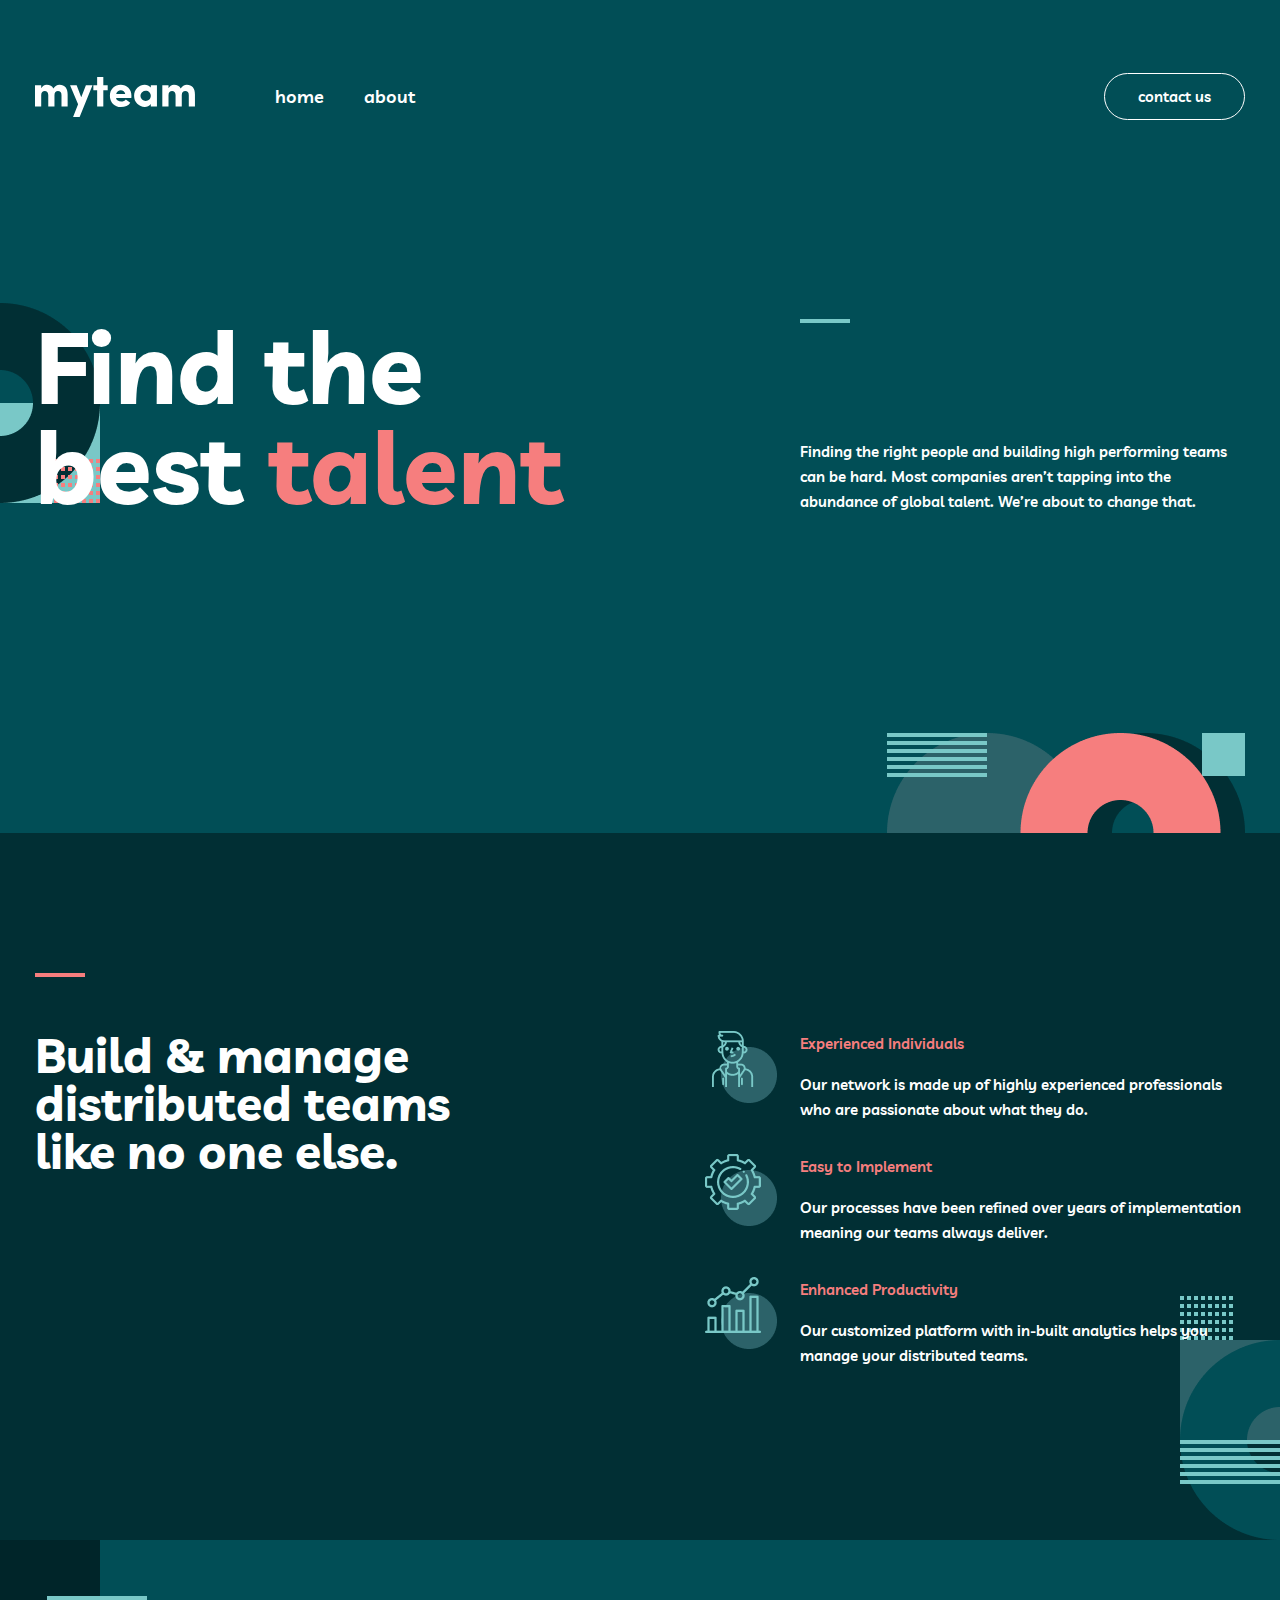
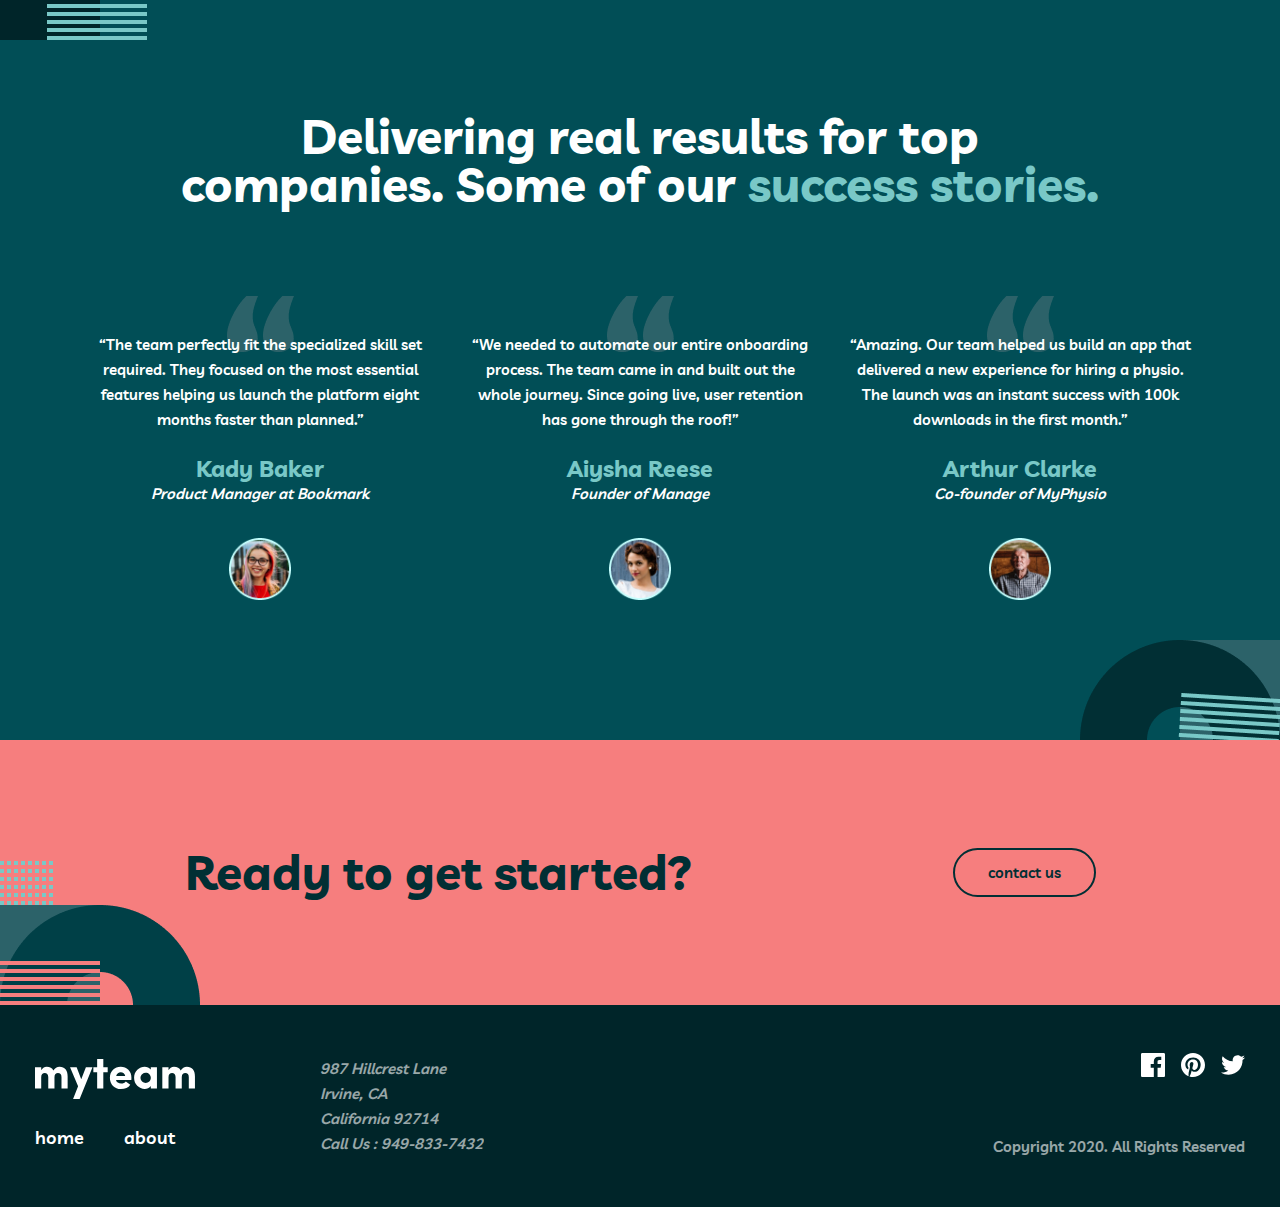
<file: index.html>
<!DOCTYPE html>
<html lang="en">
  <head>
    <meta charset="UTF-8" />
    <meta name="viewport" content="width=device-width, initial-scale=1.0" />
    <title>myteam</title>
    <script defer src="./js/app.js"></script>
    <link rel="stylesheet" href="./css/normalize.css" />
    <link rel="stylesheet" href="./css/font.css" />
    <link rel="stylesheet" href="./css/global.css" />
    <link rel="stylesheet" href="./css/home.css" />
  </head>
  <body>
    <header class="header">
      <div class="container header__container">
        <div class="header__content">
          <a href="./index.html" class="header__logo-link">
            <img src="./images/svg/site-logo.svg" alt="header-logo" />
          </a>
          <nav class="headernav">
            <ul class="headernav__list">
              <li class="headernav__item"><a href="./index.html">home</a></li>
              <li class="headernav__item">
                <a href="./pages/about.html">about</a>
              </li>
            </ul>
          </nav>
        </div>
        <a href="./pages/contact.html" class="header__btn">contact us</a>
      </div>
    </header>
    <main class="main">
      <div class="hero__wrapper">
        <div class="container main__container">
          <section class="hero">
            <h1 class="hero__title">Find the best <span>talent</span></h1>
            <div class="hero__description-wrapper">
              <div class="line"></div>
              <p>
                Finding the right people and building high performing teams can
                be hard. Most companies aren’t tapping into the abundance of
                global talent. We’re about to change that.
              </p>
            </div>
          </section>
        </div>
      </div>
      <div class="amenities">
        <div class="container main__container">
          <section class="amenities__wrapper">
            <div class="amenities__left">
              <div class="line"></div>
              <h1 class="amenites__title">
                Build & manage distributed teams like no one else.
              </h1>
            </div>
            <ul class="amenities__list">
              <li class="amenities__item">
                <img src="./images/png/man.png" alt="man img" />
                <div class="amenities__description">
                  <p class="orange__text">Experienced Individuals</p>
                  <p class="text">
                    Our network is made up of highly experienced professionals
                    who are passionate about what they do.
                  </p>
                </div>
              </li>
              <li class="amenities__item">
                <img src="./images/png/setting.png" alt="man img" />
                <div class="amenities__description">
                  <p class="orange__text">Easy to Implement</p>
                  <p class="text">
                    Our processes have been refined over years of implementation
                    meaning our teams always deliver.
                  </p>
                </div>
              </li>
              <li class="amenities__item">
                <img src="./images/png/improve.png" alt="man img" />
                <div class="amenities__description">
                  <p class="orange__text">Enhanced Productivity</p>
                  <p class="text">
                    Our customized platform with in-built analytics helps you
                    manage your distributed teams.
                  </p>
                </div>
              </li>
            </ul>
          </section>
        </div>
      </div>
      <div class="top-left__bg"></div>
      <div class="team__wrapper">
        <div class="container main__container">
          <div class="team">
            <h1 class="team__title">
              Delivering real results for top companies. Some of our
              <span>success stories.</span>
            </h1>
            <ul class="team__list">
              <li class="team__item">
                <p class="team__text">
                  “The team perfectly fit the specialized skill set required.
                  They focused on the most essential features helping us launch
                  the platform eight months faster than planned.”
                </p>
                <h2 class="team__name">Kady Baker</h2>
                <p class="team__work"><i>Product Manager at Bookmark</i></p>
                <img
                  src="./images/png/kady.png"
                  width="62"
                  height="62"
                  alt="kady"
                />
              </li>
              <li class="team__item">
                <p class="team__text">
                  “We needed to automate our entire onboarding process. The team
                  came in and built out the whole journey. Since going live,
                  user retention has gone through the roof!”
                </p>
                <h2 class="team__name">Aiysha Reese</h2>
                <p class="team__work"><i>Founder of Manage</i></p>
                <img
                  src="./images/png/aisha.png"
                  width="62"
                  height="62"
                  alt="aisha"
                />
              </li>
              <li class="team__item">
                <p class="team__text">
                  “Amazing. Our team helped us build an app that delivered a new
                  experience for hiring a physio. The launch was an instant
                  success with 100k downloads in the first month.”
                </p>
                <h2 class="team__name">Arthur Clarke</h2>
                <p class="team__work"><i>Co-founder of MyPhysio</i></p>
                <img
                  src="./images/png/arthur.png"
                  width="62"
                  height="62"
                  alt="Arthur"
                />
              </li>
            </ul>
          </div>
        </div>
      </div>
      <div class="orange__section">
        <div class="container main__container">
          <div class="orange__wrapper">
            <h1 class="orange__section__title">Ready to get started?</h1>
            <a href="./pages/contact.html" class="black__btn">contact us</a>
          </div>
        </div>
      </div>
    </main>
    <footer class="footer">
      <div class="container footer__container">
        <div class="footer__content">
          <div class="links">
            <a href="./index.html" class="header__logo-link">
              <img src="./images/svg/myteam 2.svg" alt="header-logo" />
            </a>
            <nav class="footernav">
              <ul class="footernav__list">
                <li class="footernav__item"><a href="./index.html">home</a></li>
                <li class="footernav__item">
                  <a href="./pages/about.html">about</a>
                </li>
              </ul>
            </nav>
          </div>
          <address>
            987 Hillcrest Lane <br />
            Irvine, CA <br />
            California 92714 <br />
            Call Us : 949-833-7432
          </address>
        </div>
        <div class="icons__section">
          <div class="icon__wrapper">
            <a href="./index.html"
              ><svg
                width="24"
                height="24"
                viewBox="0 0 24 24"
                fill="none"
                xmlns="http://www.w3.org/2000/svg"
              >
                <path
                  d="M22.675 0H1.325C0.593 0 0 0.593 0 1.325V22.676C0 23.407 0.593 24 1.325 24H12.82V14.706H9.692V11.084H12.82V8.413C12.82 5.313 14.713 3.625 17.479 3.625C18.804 3.625 19.942 3.724 20.274 3.768V7.008L18.356 7.009C16.852 7.009 16.561 7.724 16.561 8.772V11.085H20.148L19.681 14.707H16.561V24H22.677C23.407 24 24 23.407 24 22.675V1.325C24 0.593 23.407 0 22.675 0Z"
                  fill="white"
                /></svg
            ></a>
            <a href="./index.html"
              ><svg
                width="24"
                height="24"
                viewBox="0 0 24 24"
                fill="none"
                xmlns="http://www.w3.org/2000/svg"
              >
                <path
                  d="M12 0C5.373 0 0 5.372 0 12C0 17.084 3.163 21.426 7.627 23.174C7.522 22.225 7.427 20.769 7.669 19.733C7.887 18.796 9.076 13.768 9.076 13.768C9.076 13.768 8.717 13.049 8.717 11.986C8.717 10.318 9.684 9.072 10.888 9.072C11.911 9.072 12.406 9.841 12.406 10.762C12.406 11.791 11.751 13.33 11.412 14.757C11.129 15.951 12.011 16.926 13.189 16.926C15.322 16.926 16.961 14.677 16.961 11.431C16.961 8.558 14.897 6.549 11.949 6.549C8.535 6.549 6.531 9.11 6.531 11.756C6.531 12.787 6.928 13.894 7.424 14.494C7.522 14.613 7.536 14.718 7.507 14.839L7.174 16.199C7.121 16.419 7 16.466 6.772 16.36C5.273 15.662 4.336 13.471 4.336 11.711C4.336 7.926 7.086 4.449 12.265 4.449C16.428 4.449 19.663 7.416 19.663 11.38C19.663 15.516 17.056 18.844 13.436 18.844C12.22 18.844 11.077 18.213 10.686 17.466L9.938 20.319C9.667 21.362 8.936 22.669 8.446 23.465C9.57 23.812 10.763 24 12 24C18.627 24 24 18.627 24 12C24 5.372 18.627 0 12 0Z"
                  fill="white"
                /></svg
            ></a>
            <a href="./index.html"
              ><svg
                width="24"
                height="20"
                viewBox="0 0 24 20"
                fill="none"
                xmlns="http://www.w3.org/2000/svg"
              >
                <path
                  d="M24 2.55699C23.117 2.94899 22.168 3.21299 21.172 3.33199C22.189 2.72299 22.97 1.75799 23.337 0.607986C22.386 1.17199 21.332 1.58199 20.21 1.80299C19.313 0.845986 18.032 0.247986 16.616 0.247986C13.437 0.247986 11.101 3.21399 11.819 6.29299C7.728 6.08799 4.1 4.12799 1.671 1.14899C0.381 3.36199 1.002 6.25699 3.194 7.72299C2.388 7.69699 1.628 7.47599 0.965 7.10699C0.911 9.38799 2.546 11.522 4.914 11.997C4.221 12.185 3.462 12.229 2.69 12.081C3.316 14.037 5.134 15.46 7.29 15.5C5.22 17.123 2.612 17.848 0 17.54C2.179 18.937 4.768 19.752 7.548 19.752C16.69 19.752 21.855 12.031 21.543 5.10599C22.505 4.41099 23.34 3.54399 24 2.55699Z"
                  fill="white"
                /></svg
            ></a>
          </div>
          <p class="footer__text">Copyright 2020. All Rights Reserved</p>
        </div>
      </div>
    </footer>
  </body>
</html>
</file>
<file: css/font.css>
@font-face {
  font-display: swap;
  font-family: "Livvic";
  font-style: normal;
  font-weight: 500;
  src: url("../fonts/livvic-v14-latin-500.woff2") format("woff2");
}
@font-face {
  font-display: swap;
  font-family: "Livvic";
  font-style: normal;
  font-weight: 600;
  src: url("../fonts/livvic-v14-latin-600.woff2") format("woff2");
}
@font-face {
  font-display: swap;
  font-family: "Livvic";
  font-style: normal;
  font-weight: 700;
  src: url("../fonts/livvic-v14-latin-700.woff2") format("woff2");
}
</file>
<file: css/global.css>
* {
  margin: 0;
  padding: 0;
  box-sizing: border-box;
}
html {
  height: 100%;
}
ul,
ol {
  list-style: none;
}
img {
  display: flex;
}
a {
  text-decoration: none;
  color: #ffffff;
}
body {
  font-family: "Livvic", sans-serif;
  height: 100%;
  width: 100%;
  background-color: #014e56;
  color: #ffffff;
  font-size: 15px;
  font-weight: 600;
  line-height: 25px;
}
.container {
  width: 100%;
  max-width: 1210px;
  margin-left: auto;
  margin-right: auto;
}
.header {
  background-color: #014e56;
}
.header__container {
  display: flex;
  align-items: center;
  justify-content: space-between;
  margin-top: 73px;
  margin-bottom: 129px;
}
.header__content {
  display: flex;
  align-items: center;
  /* justify-content: center; */
  gap: 80px;
}
.header__logo-link {
}
.headernav {
}
.headernav__list {
  display: flex;
  align-items: center;
  gap: 40px;
}
.headernav__item {
  a {
    font-size: 18px;
    font-weight: 600;
    line-height: 28px;
    &:hover {
      color: #f67e7e;
    }
  }
}
.header__btn {
  border: 1px solid #ffffff;
  border-radius: 25px;
  padding: 10px 33px;
  &:hover {
    background-color: #ffffff;
    color: #002529;
  }
}
.footer {
  background: #002529;
  padding-top: 48px;
  padding-bottom: 48px;
}
.footer__container {
  display: flex;
  align-items: center;
  justify-content: space-between;
}
.footer__content {
  display: flex;
  align-items: center;
  gap: 125px;
}
.links {
  display: flex;
  flex-direction: column;
  /* align-items: center; */
  gap: 25px;
  justify-content: space-between;
}
.footernav {
}
.footernav__list {
  display: flex;
  align-items: center;
  gap: 40px;
}
.footernav__item {
  a {
    font-size: 18px;
    font-weight: 600;
    line-height: 28px;
    &:hover {
      color: #f67e7e;
    }
  }
}
.icons__section {
  display: flex;
  flex-direction: column;
  align-items: end;
  gap: 50px;
}
.icon__wrapper {
  display: flex;
  align-items: center;
  gap: 16px;
  a {
    &:hover svg path {
      fill: #f67e7e;
    }
  }
}
.footer__text {
  opacity: 0.6;
}
address {
  opacity: 0.6;
}
.orange__section {
  background-color: #f67e7e;
  color: #012f34;
  background-image: url("../images/png/Group\ 8.png");
  background-repeat: no-repeat;
  background-position: left bottom;
}
.orange__wrapper {
  display: flex;
  align-items: center;
  justify-content: center;
  gap: 260px;
  padding-top: 76px;
  padding-bottom: 76px;
}
.orange__section__title {
  font-weight: 700;
  font-size: 48px;
  line-height: 48px;
}
.black__btn {
  border: 2px solid #012f34;
  border-radius: 25px;
  padding: 10px 33px;
  color: #012f34;
  &:hover {
    background-color: #002529;
    color: #ffffff;
  }
}
</file>
<file: css/home.css>
.main {
}
.main__container {
}
.hero__wrapper {
  background-image: url("../images/png/hero\ left.png");
  background-repeat: no-repeat;
  background-position: left top 54px;
}
.hero {
  display: flex;
  align-items: center;
  justify-content: space-between;
  background-image: url("../images/png/right\ hero.png");
  background-repeat: no-repeat;
  background-position: right bottom;
  padding-bottom: 250px;
}
.hero__title {
  width: 620px;
  height: 200px;
  font-weight: 700;
  font-size: 100px;
  line-height: 100px;
  span {
    color: #f67e7e;
  }
}
.hero__description-wrapper {
  display: flex;
  flex-direction: column;
  justify-content: space-between;
  width: 445px;
  height: 195px;
}
.line {
  width: 50px;
  height: 4px;
  background-color: #79c8c7;
}
.amenities {
  background-color: #012f34;
  background-image: url("../images/png/center\ right.png");
  background-repeat: no-repeat;
  background-position: right bottom;
}
.amenities__wrapper {
  display: flex;
  justify-content: space-between;
}
.amenities__left {
  width: 445px;
  height: 202px;
  /* display: flex;
  flex-direction: column;
  justify-content: space-between; */
  margin-top: 140px;
  .line {
    width: 50px;
    height: 4px;
    background-color: #f67e7e;
    margin-bottom: 54px;
  }
}
.amenites__title {
  font-weight: 700;
  font-size: 48px;
  line-height: 48px;
}
.amenities__list {
  margin-top: 198px;
  margin-bottom: 140px;
}
.amenities__item {
  img {
    width: 72px;
    height: 72px;
  }
  width: 540px;
  display: flex;
  gap: 23px;
  margin-bottom: 32px;
}
.amenities__description {
}
.orange__text {
  margin-bottom: 16px;
  color: #f67e7e;
}
.text {
}
.top-left__bg {
  height: 140px;
  background-image: url("../images/png/top\ left\ 3.png");
  background-repeat: no-repeat;
  background-position: left top;
}
.team__wrapper {
  background-image: url("../images/png/reviews-bg-right.png");
  background-repeat: no-repeat;
  background-position: right bottom;
}
.team {
  text-align: center;
  display: flex;
  flex-direction: column;
  align-items: center;
  gap: 56px;
}
.team__title {
  width: 930px;
  font-weight: 700;
  font-size: 48px;
  line-height: 48px;
  span {
    color: #79c8c7;
  }
}
.team__list {
  display: flex;
  margin-bottom: 140px;
  gap: 30px;
}
.team__item {
  padding-top: 36px;
  display: flex;
  flex-direction: column;
  align-items: center;
  background-image: url("../images/png/“.png");
  background-repeat: no-repeat;
  background-position: center top;
}
.team__text {
  margin-bottom: 24px;
  width: 350px;
}
.team__name {
  color: #79c8c7;
}
.team__work {
  margin-bottom: 32px;
}
</file>
